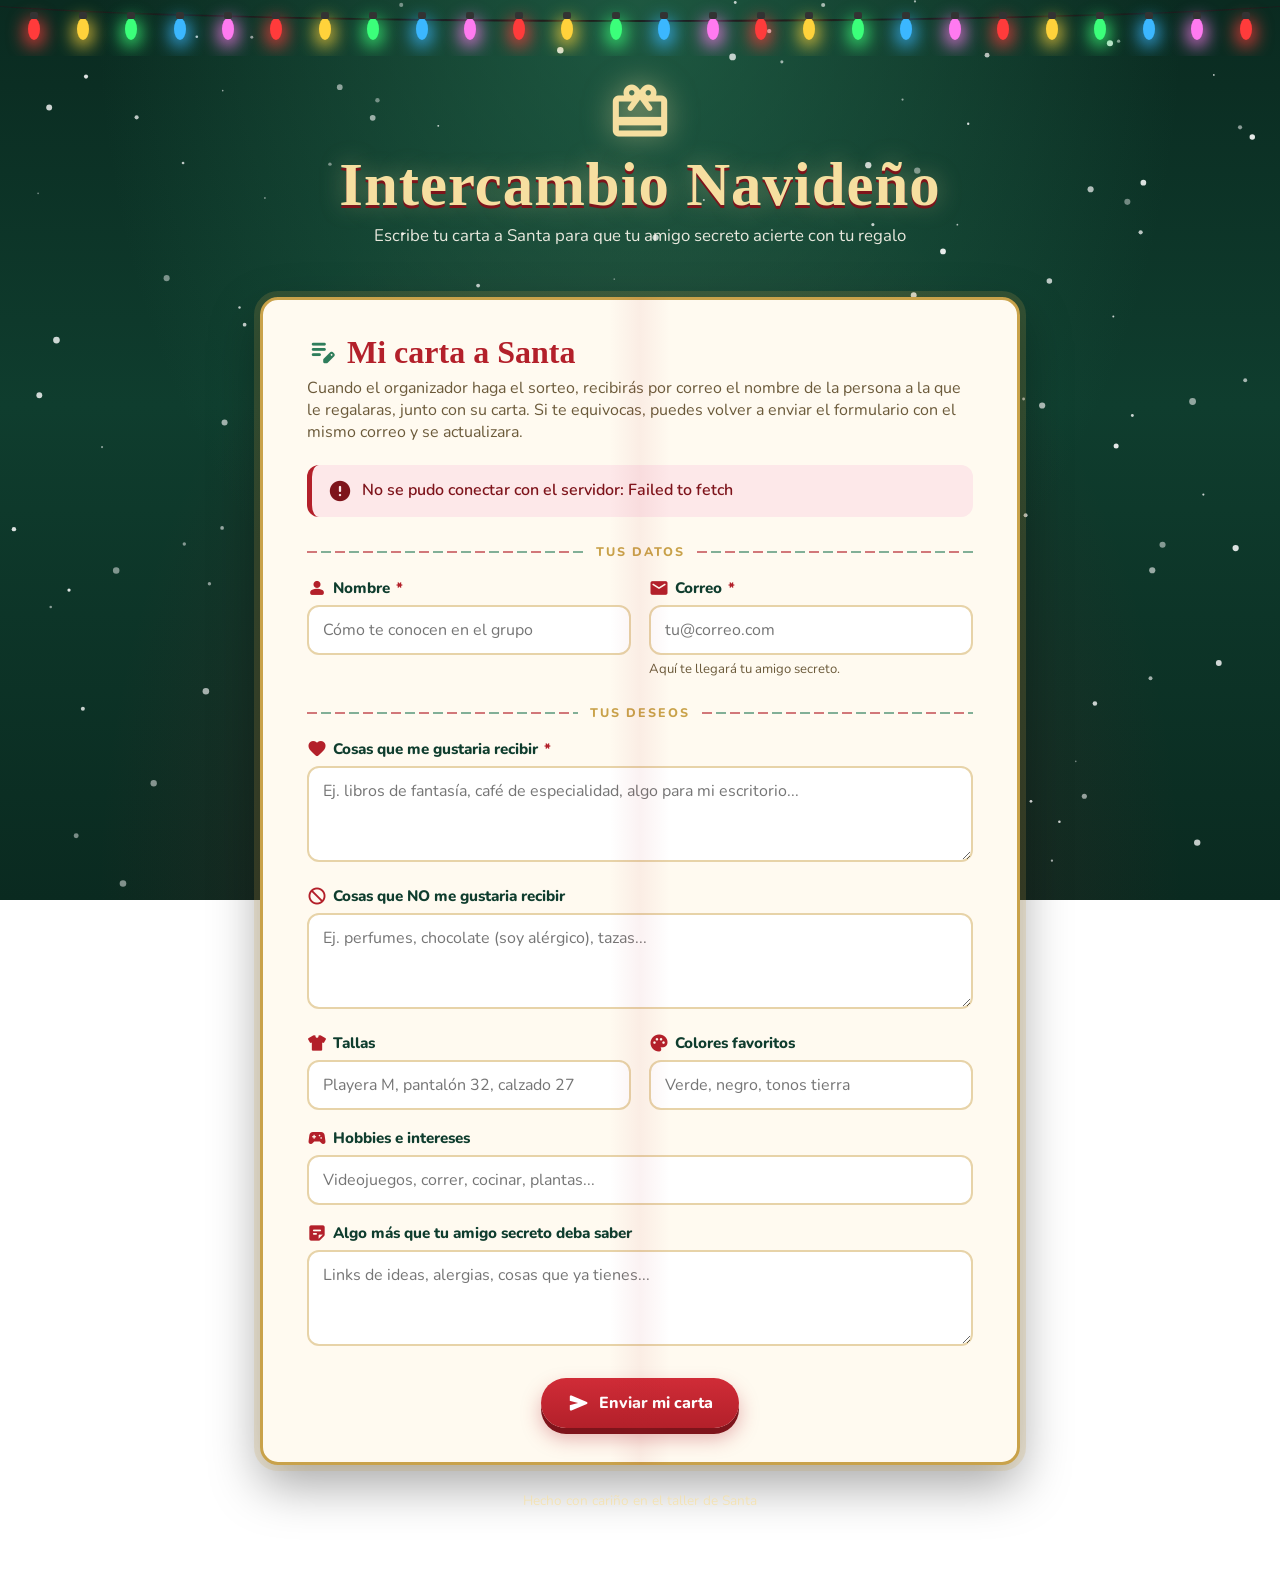
<file: index.html>
<!DOCTYPE html>
<html lang="es">
<head>
  <meta charset="UTF-8">
  <meta name="viewport" content="width=device-width, initial-scale=1.0">
  <title>Intercambio Navideño - Registro</title>
  <meta name="description" content="Regístrate en el intercambio de regalos navideño.">
  <link rel="icon" href="data:image/svg+xml,<svg xmlns='http://www.w3.org/2000/svg' viewBox='0 0 24 24'><path fill='%23b3202a' d='M20 7h-2.18A3 3 0 0 0 12 3.76 3 3 0 0 0 6.18 7H4a2 2 0 0 0-2 2v2a1 1 0 0 0 1 1h8V9h2v3h8a1 1 0 0 0 1-1V9a2 2 0 0 0-2-2ZM9 7a1 1 0 1 1 1-1v1Zm5 0V6a1 1 0 1 1 1 1ZM3 14v5a2 2 0 0 0 2 2h6v-7Zm10 7h6a2 2 0 0 0 2-2v-5h-8Z'/></svg>">
  <link rel="preconnect" href="https://fonts.googleapis.com">
  <link rel="preconnect" href="https://fonts.gstatic.com" crossorigin>
  <link href="https://fonts.googleapis.com/css2?family=Mountains+of+Christmas:wght@700&family=Nunito:wght@400;600;700;800;900&display=swap" rel="stylesheet">
  <link href="https://fonts.googleapis.com/css2?family=Material+Symbols+Rounded:opsz,wght,FILL,GRAD@20..48,400..700,0..1,0&display=block" rel="stylesheet">
  <link rel="stylesheet" href="css/styles.css">
</head>
<body>
  <canvas id="nieve" aria-hidden="true"></canvas>
  <div class="luces" aria-hidden="true"></div>

  <main class="contenedor">
    <header class="encabezado">
      <span class="material-symbols-rounded icono-grande">redeem</span>
      <h1 id="titulo-evento">Intercambio Navideño</h1>
      <p>Escribe tu carta a Santa para que tu amigo secreto acierte con tu regalo</p>
    </header>

    <div class="info-evento" id="info-evento"></div>

    <!-- Cargando -->
    <section class="tarjeta" id="vista-cargando">
      <div class="vacio">
        <span class="material-symbols-rounded girar">progress_activity</span>
        <p>Preparando el taller de Santa...</p>
      </div>
    </section>

    <!-- Registro cerrado -->
    <section class="tarjeta oculto" id="vista-cerrado">
      <div class="exito">
        <span class="material-symbols-rounded grande" style="color:var(--rojo)">lock_clock</span>
        <h2>El registro está cerrado</h2>
        <p class="subtitulo">El sorteo ya se realizó o el organizador cerro las inscripciones. Si ya te registraste, revisa tu correo (y la carpeta de spam).</p>
      </div>
    </section>

    <!-- Formulario -->
    <section class="tarjeta oculto" id="vista-formulario">
      <h2><span class="material-symbols-rounded">edit_note</span>Mi carta a Santa</h2>
      <p class="subtitulo">Cuando el organizador haga el sorteo, recibirás por correo el nombre de la persona a la que le regalaras, junto con su carta. Si te equivocas, puedes volver a enviar el formulario con el mismo correo y se actualizara.</p>

      <div id="mensaje" class="aviso oculto" role="alert"></div>

      <form id="formulario" novalidate>
        <div class="separador">Tus datos</div>
        <div class="grid">
          <div class="campo">
            <label for="nombre"><span class="material-symbols-rounded">person</span>Nombre <span class="req">*</span></label>
            <input type="text" id="nombre" name="nombre" maxlength="80" required placeholder="Cómo te conocen en el grupo" autocomplete="name">
          </div>
          <div class="campo">
            <label for="correo"><span class="material-symbols-rounded">mail</span>Correo <span class="req">*</span></label>
            <input type="email" id="correo" name="correo" maxlength="120" required placeholder="tu@correo.com" autocomplete="email">
            <div class="ayuda">Aquí te llegará tu amigo secreto.</div>
          </div>
        </div>

        <div class="separador">Tus deseos</div>
        <div class="grid">
          <div class="campo completo">
            <label for="gustos"><span class="material-symbols-rounded">favorite</span>Cosas que me gustaria recibir <span class="req">*</span></label>
            <textarea id="gustos" name="gustos" maxlength="1000" required placeholder="Ej. libros de fantasía, café de especialidad, algo para mi escritorio..."></textarea>
          </div>
          <div class="campo completo">
            <label for="noGustos"><span class="material-symbols-rounded">block</span>Cosas que NO me gustaria recibir</label>
            <textarea id="noGustos" name="noGustos" maxlength="1000" placeholder="Ej. perfumes, chocolate (soy alérgico), tazas..."></textarea>
          </div>
          <div class="campo">
            <label for="talla"><span class="material-symbols-rounded">apparel</span>Tallas</label>
            <input type="text" id="talla" name="talla" maxlength="100" placeholder="Playera M, pantalón 32, calzado 27">
          </div>
          <div class="campo">
            <label for="colores"><span class="material-symbols-rounded">palette</span>Colores favoritos</label>
            <input type="text" id="colores" name="colores" maxlength="200" placeholder="Verde, negro, tonos tierra">
          </div>
          <div class="campo completo">
            <label for="hobbies"><span class="material-symbols-rounded">sports_esports</span>Hobbies e intereses</label>
            <input type="text" id="hobbies" name="hobbies" maxlength="500" placeholder="Videojuegos, correr, cocinar, plantas...">
          </div>
          <div class="campo completo">
            <label for="notas"><span class="material-symbols-rounded">sticky_note_2</span>Algo más que tu amigo secreto deba saber</label>
            <textarea id="notas" name="notas" maxlength="1000" placeholder="Links de ideas, alergias, cosas que ya tienes..."></textarea>
          </div>
        </div>

        <div class="acciones">
          <button type="submit" class="btn btn-primario" id="btn-enviar">
            <span class="material-symbols-rounded">send</span>Enviar mi carta
          </button>
        </div>
      </form>
    </section>

    <!-- Exito -->
    <section class="tarjeta oculto" id="vista-exito">
      <div class="exito">
        <span class="material-symbols-rounded grande">mark_email_read</span>
        <h2 id="exito-titulo">Carta recibida</h2>
        <p class="subtitulo" id="exito-texto">Tu carta ya llego al Polo Norte. Cuando el organizador haga el sorteo te llegará un correo con tu amigo secreto.</p>
        <div class="acciones">
          <button class="btn btn-secundario" id="btn-editar">
            <span class="material-symbols-rounded">edit</span>Editar mi carta
          </button>
        </div>
      </div>
    </section>

    <p class="pie">Hecho con cariño en el taller de Santa</p>
  </main>

  <script src="config.js"></script>
  <script src="js/common.js"></script>
  <script src="js/form.js"></script>
</body>
</html>
</file>
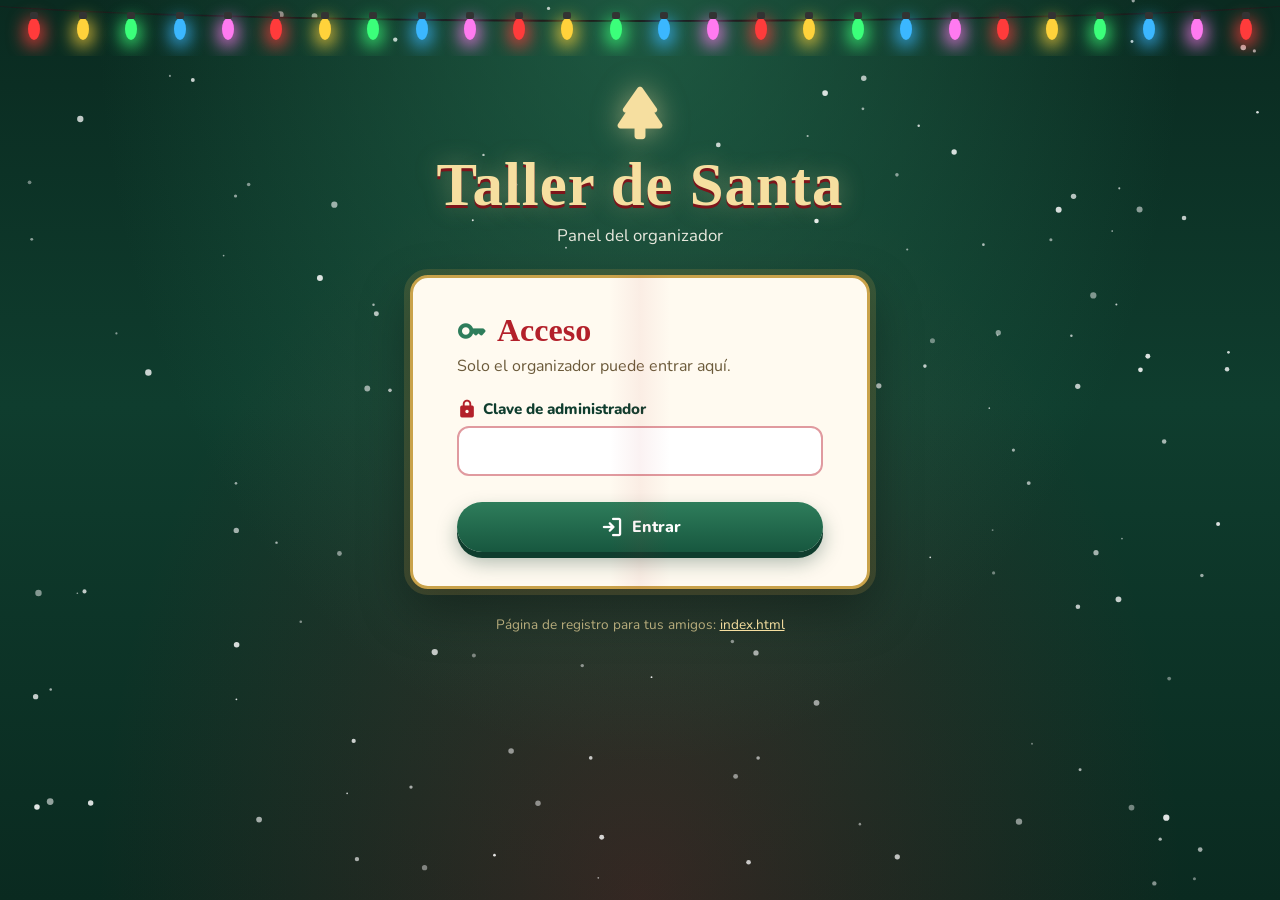
<file: admin.html>
<!DOCTYPE html>
<html lang="es">
<head>
  <meta charset="UTF-8">
  <meta name="viewport" content="width=device-width, initial-scale=1.0">
  <meta name="robots" content="noindex, nofollow">
  <title>Panel del organizador - Intercambio Navideño</title>
  <link rel="icon" href="data:image/svg+xml,<svg xmlns='http://www.w3.org/2000/svg' viewBox='0 0 24 24'><path fill='%230f3d2e' d='M12 2 4 13h3l-3 5h6v4h4v-4h6l-3-5h3Z'/></svg>">
  <link rel="preconnect" href="https://fonts.googleapis.com">
  <link rel="preconnect" href="https://fonts.gstatic.com" crossorigin>
  <link href="https://fonts.googleapis.com/css2?family=Mountains+of+Christmas:wght@700&family=Nunito:wght@400;600;700;800;900&display=swap" rel="stylesheet">
  <link href="https://fonts.googleapis.com/css2?family=Material+Symbols+Rounded:opsz,wght,FILL,GRAD@20..48,400..700,0..1,0&display=block" rel="stylesheet">
  <link rel="stylesheet" href="css/styles.css">
</head>
<body>
  <canvas id="nieve" aria-hidden="true"></canvas>
  <div class="luces" aria-hidden="true"></div>

  <main class="contenedor">
    <header class="encabezado">
      <span class="material-symbols-rounded icono-grande">park</span>
      <h1>Taller de Santa</h1>
      <p>Panel del organizador</p>
    </header>

    <!-- Login -->
    <section class="tarjeta" id="vista-login" style="max-width:460px;margin-left:auto;margin-right:auto;">
      <h2><span class="material-symbols-rounded">key</span>Acceso</h2>
      <p class="subtitulo">Solo el organizador puede entrar aquí.</p>
      <div id="login-error" class="aviso aviso-error oculto" role="alert"></div>
      <form id="form-login">
        <div class="campo">
          <label for="password"><span class="material-symbols-rounded">lock</span>Clave de administrador</label>
          <input type="password" id="password" required autocomplete="current-password">
        </div>
        <div class="acciones">
          <button type="submit" class="btn btn-verde btn-bloque" id="btn-login">
            <span class="material-symbols-rounded">login</span>Entrar
          </button>
        </div>
      </form>
    </section>

    <!-- Panel -->
    <div id="vista-panel" class="oculto">

      <section class="tarjeta">
        <h2><span class="material-symbols-rounded">dashboard</span>Resumen</h2>
        <div class="estadisticas">
          <div class="estadistica">
            <span class="material-symbols-rounded">groups</span>
            <div class="numero" id="stat-total">0</div>
            <div class="etiqueta">Registrados</div>
          </div>
          <div class="estadistica">
            <span class="material-symbols-rounded">forward_to_inbox</span>
            <div class="numero" id="stat-enviados">0</div>
            <div class="etiqueta">Correos enviados</div>
          </div>
          <div class="estadistica">
            <span class="material-symbols-rounded">mail</span>
            <div class="numero" id="stat-cuota">-</div>
            <div class="etiqueta">Cuota diaria restante</div>
          </div>
        </div>

        <div id="estado-sorteo"></div>

        <div class="acciones">
          <button class="btn btn-primario boton-sorteo" id="btn-sortear">
            <span class="material-symbols-rounded">casino</span>Hacer sorteo y enviar correos
          </button>
          <button class="btn btn-verde oculto" id="btn-reenviar-pendientes">
            <span class="material-symbols-rounded">send</span>Enviar correos pendientes
          </button>
          <button class="btn btn-secundario" id="btn-refrescar">
            <span class="material-symbols-rounded">refresh</span>Actualizar
          </button>
        </div>
      </section>

      <section class="tarjeta">
        <h2><span class="material-symbols-rounded">format_list_bulleted</span>Participantes</h2>
        <p class="subtitulo">Solo ves los nombres. Las cartas, correos y asignaciones se mantienen en secreto, incluso para ti.</p>
        <ul class="lista-nombres" id="lista"></ul>
      </section>

      <section class="tarjeta">
        <h2><span class="material-symbols-rounded">tune</span>Datos del evento</h2>
        <p class="subtitulo">Esta información aparece en la página de registro y en los correos.</p>
        <form id="form-config">
          <div class="grid">
            <div class="campo completo">
              <label for="cfg-nombre"><span class="material-symbols-rounded">celebration</span>Nombre del evento</label>
              <input type="text" id="cfg-nombre" maxlength="200" placeholder="Intercambio Navideño 2026">
            </div>
            <div class="campo">
              <label for="cfg-presupuesto"><span class="material-symbols-rounded">payments</span>Presupuesto</label>
              <input type="text" id="cfg-presupuesto" maxlength="200" placeholder="$500 MXN">
            </div>
            <div class="campo">
              <label for="cfg-fecha"><span class="material-symbols-rounded">event</span>Fecha del intercambio</label>
              <input type="text" id="cfg-fecha" maxlength="200" placeholder="Sábado 20 de diciembre, 8:00 pm">
            </div>
            <div class="campo completo">
              <label for="cfg-lugar"><span class="material-symbols-rounded">location_on</span>Lugar</label>
              <input type="text" id="cfg-lugar" maxlength="200" placeholder="Casa de Ana">
            </div>
          </div>

          <div class="interruptor">
            <div class="texto">
              <strong>Registro abierto</strong>
              <small>Si lo apagas, nadie más podrá registrarse ni editar su carta.</small>
            </div>
            <label class="switch">
              <input type="checkbox" id="cfg-abierto">
              <span class="deslizador"></span>
            </label>
          </div>

          <div class="acciones">
            <button type="submit" class="btn btn-verde" id="btn-guardar">
              <span class="material-symbols-rounded">save</span>Guardar cambios
            </button>
          </div>
        </form>

        <div class="zona-peligro">
          <h3><span class="material-symbols-rounded">warning</span>Zona de peligro</h3>
          <div class="acciones" style="justify-content:flex-start;margin-top:0">
            <button class="btn btn-peligro btn-chico" id="btn-reiniciar">
              <span class="material-symbols-rounded">restart_alt</span>Reiniciar sorteo
            </button>
            <button class="btn btn-peligro btn-chico" id="btn-borrar">
              <span class="material-symbols-rounded">delete_forever</span>Borrar todos los participantes
            </button>
            <button class="btn btn-secundario btn-chico" id="btn-salir">
              <span class="material-symbols-rounded">logout</span>Cerrar sesión
            </button>
          </div>
        </div>
      </section>
    </div>

    <p class="pie">Página de registro para tus amigos: <a href="index.html" id="link-registro">index.html</a></p>
  </main>

  <script src="config.js"></script>
  <script src="js/common.js"></script>
  <script src="js/admin.js"></script>
</body>
</html>
</file>
<file: css/styles.css>
:root {
  --rojo: #b3202a;
  --rojo-oscuro: #7e141b;
  --verde: #0f3d2e;
  --verde-medio: #17573f;
  --verde-claro: #2e7d5b;
  --oro: #c9a24a;
  --oro-claro: #f6dfa0;
  --crema: #fffaf0;
  --papel: #fbf3e1;
  --texto: #2b2b2b;
  --texto-suave: #6b5a3a;
  --sombra: 0 20px 50px rgba(0, 0, 0, .35);
  --radio: 18px;
}

* { box-sizing: border-box; }

html, body { margin: 0; padding: 0; }

body {
  font-family: 'Nunito', system-ui, -apple-system, 'Segoe UI', sans-serif;
  color: var(--texto);
  min-height: 100vh;
  background:
    radial-gradient(ellipse at top, rgba(46, 125, 91, .55), transparent 60%),
    radial-gradient(ellipse at bottom, rgba(179, 32, 42, .25), transparent 60%),
    linear-gradient(180deg, #0a2a20 0%, var(--verde) 45%, #0a2a20 100%);
  background-attachment: fixed;
  overflow-x: hidden;
}

/* --------- Iconos Material Symbols --------- */
.material-symbols-rounded {
  font-variation-settings: 'FILL' 1, 'wght' 500, 'GRAD' 0, 'opsz' 24;
  vertical-align: middle;
  line-height: 1;
}

/* --------- Nieve --------- */
#nieve {
  position: fixed;
  inset: 0;
  pointer-events: none;
  z-index: 0;
}

/* --------- Luces navidenas --------- */
.luces {
  position: relative;
  z-index: 2;
  height: 56px;
  display: flex;
  justify-content: space-around;
  padding: 0 10px;
  overflow: hidden;
}
.luces::before {
  content: '';
  position: absolute;
  left: -5%;
  right: -5%;
  top: -30px;
  height: 50px;
  border-bottom: 2px solid #1d1d1d;
  border-radius: 50%;
}
.luces span {
  position: relative;
  top: 18px;
  width: 12px;
  height: 22px;
  border-radius: 50%;
  background: var(--c);
  box-shadow: 0 4px 18px 3px var(--c);
  animation: parpadeo 1.6s infinite ease-in-out;
  animation-delay: var(--d);
}
.luces span::before {
  content: '';
  position: absolute;
  top: -6px;
  left: 2px;
  width: 8px;
  height: 7px;
  background: #333;
  border-radius: 2px;
}
@keyframes parpadeo {
  0%, 100% { opacity: 1; filter: brightness(1.15); }
  50% { opacity: .35; filter: brightness(.6); box-shadow: none; }
}

/* --------- Layout --------- */
.contenedor {
  position: relative;
  z-index: 1;
  width: min(760px, 92vw);
  margin: 0 auto;
  padding: 10px 0 60px;
}

.encabezado {
  text-align: center;
  color: var(--crema);
  margin: 14px 0 28px;
}
.encabezado .icono-grande {
  font-size: 64px;
  color: var(--oro-claro);
  filter: drop-shadow(0 0 14px rgba(246, 223, 160, .55));
  animation: flotar 4s ease-in-out infinite;
}
.encabezado h1 {
  font-family: 'Mountains of Christmas', 'Georgia', serif;
  font-size: clamp(2.4rem, 6vw, 3.8rem);
  margin: 6px 0 4px;
  color: var(--oro-claro);
  text-shadow: 0 3px 0 var(--rojo-oscuro), 0 0 24px rgba(246, 223, 160, .35);
  letter-spacing: 1px;
}
.encabezado p {
  margin: 0;
  font-size: 1.05rem;
  opacity: .9;
}
@keyframes flotar {
  0%, 100% { transform: translateY(0) rotate(-4deg); }
  50% { transform: translateY(-8px) rotate(4deg); }
}

/* --------- Tarjeta --------- */
.tarjeta {
  position: relative;
  background: var(--crema);
  border-radius: var(--radio);
  box-shadow: var(--sombra);
  padding: 34px clamp(20px, 5vw, 44px);
  border: 3px solid var(--oro);
  outline: 6px solid rgba(201, 162, 74, .18);
  margin-bottom: 26px;
}
.tarjeta::before {
  /* liston rojo de regalo en la parte superior */
  content: '';
  position: absolute;
  top: -3px;
  left: 50%;
  width: 60px;
  height: calc(100% + 6px);
  transform: translateX(-50%);
  background: linear-gradient(90deg, transparent, rgba(179, 32, 42, .06), transparent);
  pointer-events: none;
}
.tarjeta h2 {
  font-family: 'Mountains of Christmas', 'Georgia', serif;
  color: var(--rojo);
  font-size: 2rem;
  margin: 0 0 6px;
  display: flex;
  align-items: center;
  gap: 10px;
}
.tarjeta h2 .material-symbols-rounded { font-size: 30px; color: var(--verde-claro); }
.tarjeta .subtitulo {
  color: var(--texto-suave);
  margin: 0 0 22px;
}

.separador {
  display: flex;
  align-items: center;
  gap: 12px;
  color: var(--oro);
  margin: 26px 0 18px;
  font-weight: 800;
  letter-spacing: 2px;
  text-transform: uppercase;
  font-size: .78rem;
}
.separador::before, .separador::after {
  content: '';
  flex: 1;
  height: 2px;
  background: repeating-linear-gradient(90deg, var(--rojo) 0 10px, transparent 10px 14px, var(--verde-claro) 14px 24px, transparent 24px 28px);
  opacity: .6;
}

/* --------- Info del evento --------- */
.info-evento {
  display: flex;
  flex-wrap: wrap;
  gap: 10px;
  justify-content: center;
  margin-bottom: 22px;
}
.chip {
  display: inline-flex;
  align-items: center;
  gap: 6px;
  background: rgba(255, 250, 240, .12);
  border: 1px solid rgba(246, 223, 160, .4);
  color: var(--oro-claro);
  padding: 8px 14px;
  border-radius: 40px;
  font-weight: 700;
  font-size: .92rem;
  backdrop-filter: blur(4px);
}
.chip .material-symbols-rounded { font-size: 20px; }

/* --------- Formularios --------- */
.grid {
  display: grid;
  grid-template-columns: 1fr 1fr;
  gap: 18px;
}
.grid .completo { grid-column: 1 / -1; }
@media (max-width: 620px) {
  .grid { grid-template-columns: 1fr; }
}

.campo label {
  display: flex;
  align-items: center;
  gap: 6px;
  font-weight: 800;
  color: var(--verde);
  margin-bottom: 7px;
  font-size: .95rem;
}
.campo label .material-symbols-rounded { font-size: 20px; color: var(--rojo); }
.campo label .req { color: var(--rojo); }
.campo .ayuda {
  font-size: .82rem;
  color: var(--texto-suave);
  margin-top: 5px;
}

input[type=text], input[type=email], input[type=password], textarea {
  width: 100%;
  font: inherit;
  font-size: 1rem;
  color: var(--texto);
  background: #fff;
  border: 2px solid #e7d3a8;
  border-radius: 12px;
  padding: 12px 14px;
  transition: border-color .2s, box-shadow .2s;
}
textarea { min-height: 96px; resize: vertical; }
input:focus, textarea:focus {
  outline: none;
  border-color: var(--verde-claro);
  box-shadow: 0 0 0 4px rgba(46, 125, 91, .18);
}
input:invalid:not(:placeholder-shown) { border-color: #e09a9f; }

/* --------- Botones --------- */
.btn {
  display: inline-flex;
  align-items: center;
  justify-content: center;
  gap: 8px;
  font: inherit;
  font-weight: 800;
  font-size: 1rem;
  border: none;
  border-radius: 40px;
  padding: 13px 26px;
  cursor: pointer;
  transition: transform .15s, box-shadow .2s, background .2s, opacity .2s;
  text-decoration: none;
}
.btn:active { transform: scale(.97); }
.btn:disabled { opacity: .55; cursor: not-allowed; transform: none; }
.btn-primario {
  background: linear-gradient(180deg, #d02c37, var(--rojo));
  color: #fff;
  box-shadow: 0 6px 0 var(--rojo-oscuro), 0 10px 20px rgba(179, 32, 42, .35);
}
.btn-primario:hover:not(:disabled) { transform: translateY(-2px); }
.btn-verde {
  background: linear-gradient(180deg, var(--verde-claro), var(--verde-medio));
  color: #fff;
  box-shadow: 0 6px 0 var(--verde), 0 10px 20px rgba(15, 61, 46, .35);
}
.btn-verde:hover:not(:disabled) { transform: translateY(-2px); }
.btn-secundario {
  background: transparent;
  color: var(--verde);
  border: 2px solid var(--verde-claro);
}
.btn-secundario:hover:not(:disabled) { background: rgba(46, 125, 91, .08); }
.btn-peligro {
  background: transparent;
  color: var(--rojo);
  border: 2px solid var(--rojo);
}
.btn-peligro:hover:not(:disabled) { background: rgba(179, 32, 42, .08); }
.btn-chico { padding: 7px 14px; font-size: .85rem; }
.btn-icono {
  width: 38px;
  height: 38px;
  padding: 0;
  border-radius: 50%;
}
.btn-bloque { width: 100%; }

.acciones {
  display: flex;
  gap: 12px;
  flex-wrap: wrap;
  justify-content: center;
  margin-top: 26px;
}

.girar { animation: girar 1s linear infinite; }
@keyframes girar { to { transform: rotate(360deg); } }

/* --------- Mensajes --------- */
.aviso {
  display: flex;
  gap: 10px;
  align-items: flex-start;
  padding: 14px 16px;
  border-radius: 12px;
  margin-bottom: 18px;
  font-weight: 600;
}
.aviso .material-symbols-rounded { flex-shrink: 0; }
.aviso-error { background: #fde8e9; color: var(--rojo-oscuro); border-left: 5px solid var(--rojo); }
.aviso-ok { background: #e3f3ea; color: var(--verde); border-left: 5px solid var(--verde-claro); }
.aviso-info { background: #fbf1d6; color: #6b4f12; border-left: 5px solid var(--oro); }
.oculto { display: none !important; }

/* --------- Pantalla de exito --------- */
.exito {
  text-align: center;
  padding: 20px 0;
}
.exito .material-symbols-rounded.grande {
  font-size: 88px;
  color: var(--verde-claro);
  animation: rebote 1.2s ease;
}
.exito h2 { justify-content: center; }
@keyframes rebote {
  0% { transform: scale(0); }
  60% { transform: scale(1.2); }
  100% { transform: scale(1); }
}

/* --------- Toast --------- */
#toast {
  position: fixed;
  left: 50%;
  bottom: 26px;
  transform: translateX(-50%) translateY(120px);
  background: var(--verde);
  color: var(--oro-claro);
  padding: 14px 22px;
  border-radius: 40px;
  border: 2px solid var(--oro);
  box-shadow: var(--sombra);
  z-index: 50;
  font-weight: 700;
  display: flex;
  gap: 8px;
  align-items: center;
  transition: transform .35s cubic-bezier(.2, 1.4, .4, 1);
  max-width: 92vw;
}
#toast.visible { transform: translateX(-50%) translateY(0); }
#toast.error { background: var(--rojo-oscuro); }

/* --------- Admin --------- */
.estadisticas {
  display: grid;
  grid-template-columns: repeat(3, 1fr);
  gap: 14px;
  margin-bottom: 22px;
}
@media (max-width: 620px) { .estadisticas { grid-template-columns: 1fr; } }
.estadistica {
  background: var(--papel);
  border: 2px dashed #e7d3a8;
  border-radius: 14px;
  padding: 16px;
  text-align: center;
}
.estadistica .material-symbols-rounded { font-size: 30px; color: var(--rojo); }
.estadistica .numero {
  font-size: 2rem;
  font-weight: 900;
  color: var(--verde);
  line-height: 1.1;
}
.estadistica .etiqueta {
  font-size: .8rem;
  text-transform: uppercase;
  letter-spacing: 1px;
  color: var(--texto-suave);
  font-weight: 800;
}

.lista-nombres {
  list-style: none;
  margin: 0;
  padding: 0;
  display: grid;
  gap: 10px;
}
.lista-nombres li {
  display: flex;
  align-items: center;
  gap: 12px;
  background: #fff;
  border: 2px solid #f0e2c2;
  border-radius: 14px;
  padding: 10px 12px 10px 14px;
  animation: entrar .35s ease both;
}
.lista-nombres .avatar {
  width: 40px;
  height: 40px;
  border-radius: 50%;
  display: grid;
  place-items: center;
  color: #fff;
  font-weight: 900;
  flex-shrink: 0;
}
.lista-nombres .nombre { flex: 1; font-weight: 800; color: var(--verde); }
.estado {
  display: inline-flex;
  align-items: center;
  gap: 4px;
  font-size: .78rem;
  font-weight: 800;
  padding: 4px 10px;
  border-radius: 20px;
}
.estado .material-symbols-rounded { font-size: 16px; }
.estado-ok { background: #e3f3ea; color: var(--verde-claro); }
.estado-pendiente { background: #fbf1d6; color: #8a6d3b; }
@keyframes entrar {
  from { opacity: 0; transform: translateY(8px); }
  to { opacity: 1; transform: none; }
}

.vacio {
  text-align: center;
  color: var(--texto-suave);
  padding: 30px 10px;
}
.vacio .material-symbols-rounded { font-size: 54px; color: #e7d3a8; }

.interruptor {
  display: flex;
  align-items: center;
  justify-content: space-between;
  gap: 14px;
  background: var(--papel);
  border-radius: 14px;
  padding: 14px 16px;
  margin-top: 18px;
}
.interruptor .texto strong { display: block; color: var(--verde); }
.interruptor .texto small { color: var(--texto-suave); }
.switch { position: relative; width: 56px; height: 30px; flex-shrink: 0; }
.switch input { opacity: 0; width: 0; height: 0; }
.switch .deslizador {
  position: absolute;
  inset: 0;
  background: #d8c9a6;
  border-radius: 30px;
  cursor: pointer;
  transition: background .2s;
}
.switch .deslizador::before {
  content: '';
  position: absolute;
  width: 22px;
  height: 22px;
  left: 4px;
  top: 4px;
  background: #fff;
  border-radius: 50%;
  transition: transform .2s;
  box-shadow: 0 2px 6px rgba(0, 0, 0, .2);
}
.switch input:checked + .deslizador { background: var(--verde-claro); }
.switch input:checked + .deslizador::before { transform: translateX(26px); }

.boton-sorteo {
  font-size: 1.2rem;
  padding: 18px 34px;
}

.zona-peligro {
  border-top: 2px dashed #f0d0d2;
  margin-top: 28px;
  padding-top: 18px;
}
.zona-peligro h3 {
  margin: 0 0 10px;
  font-size: .85rem;
  text-transform: uppercase;
  letter-spacing: 2px;
  color: var(--rojo);
  display: flex;
  align-items: center;
  gap: 6px;
}

/* --------- Modal --------- */
.modal-fondo {
  position: fixed;
  inset: 0;
  background: rgba(5, 25, 18, .7);
  backdrop-filter: blur(3px);
  display: grid;
  place-items: center;
  z-index: 40;
  padding: 20px;
  animation: aparecer .2s ease;
}
.modal {
  background: var(--crema);
  border: 3px solid var(--oro);
  border-radius: var(--radio);
  max-width: 440px;
  width: 100%;
  padding: 28px;
  text-align: center;
  box-shadow: var(--sombra);
}
.modal .material-symbols-rounded.grande { font-size: 56px; color: var(--rojo); }
.modal h3 { font-family: 'Mountains of Christmas', Georgia, serif; font-size: 1.8rem; color: var(--verde); margin: 8px 0; }
.modal p { color: var(--texto-suave); margin: 0 0 20px; }
@keyframes aparecer { from { opacity: 0; } to { opacity: 1; } }

.pie {
  text-align: center;
  color: rgba(246, 223, 160, .7);
  font-size: .85rem;
  position: relative;
  z-index: 1;
}
.pie a { color: var(--oro-claro); }
</file>
